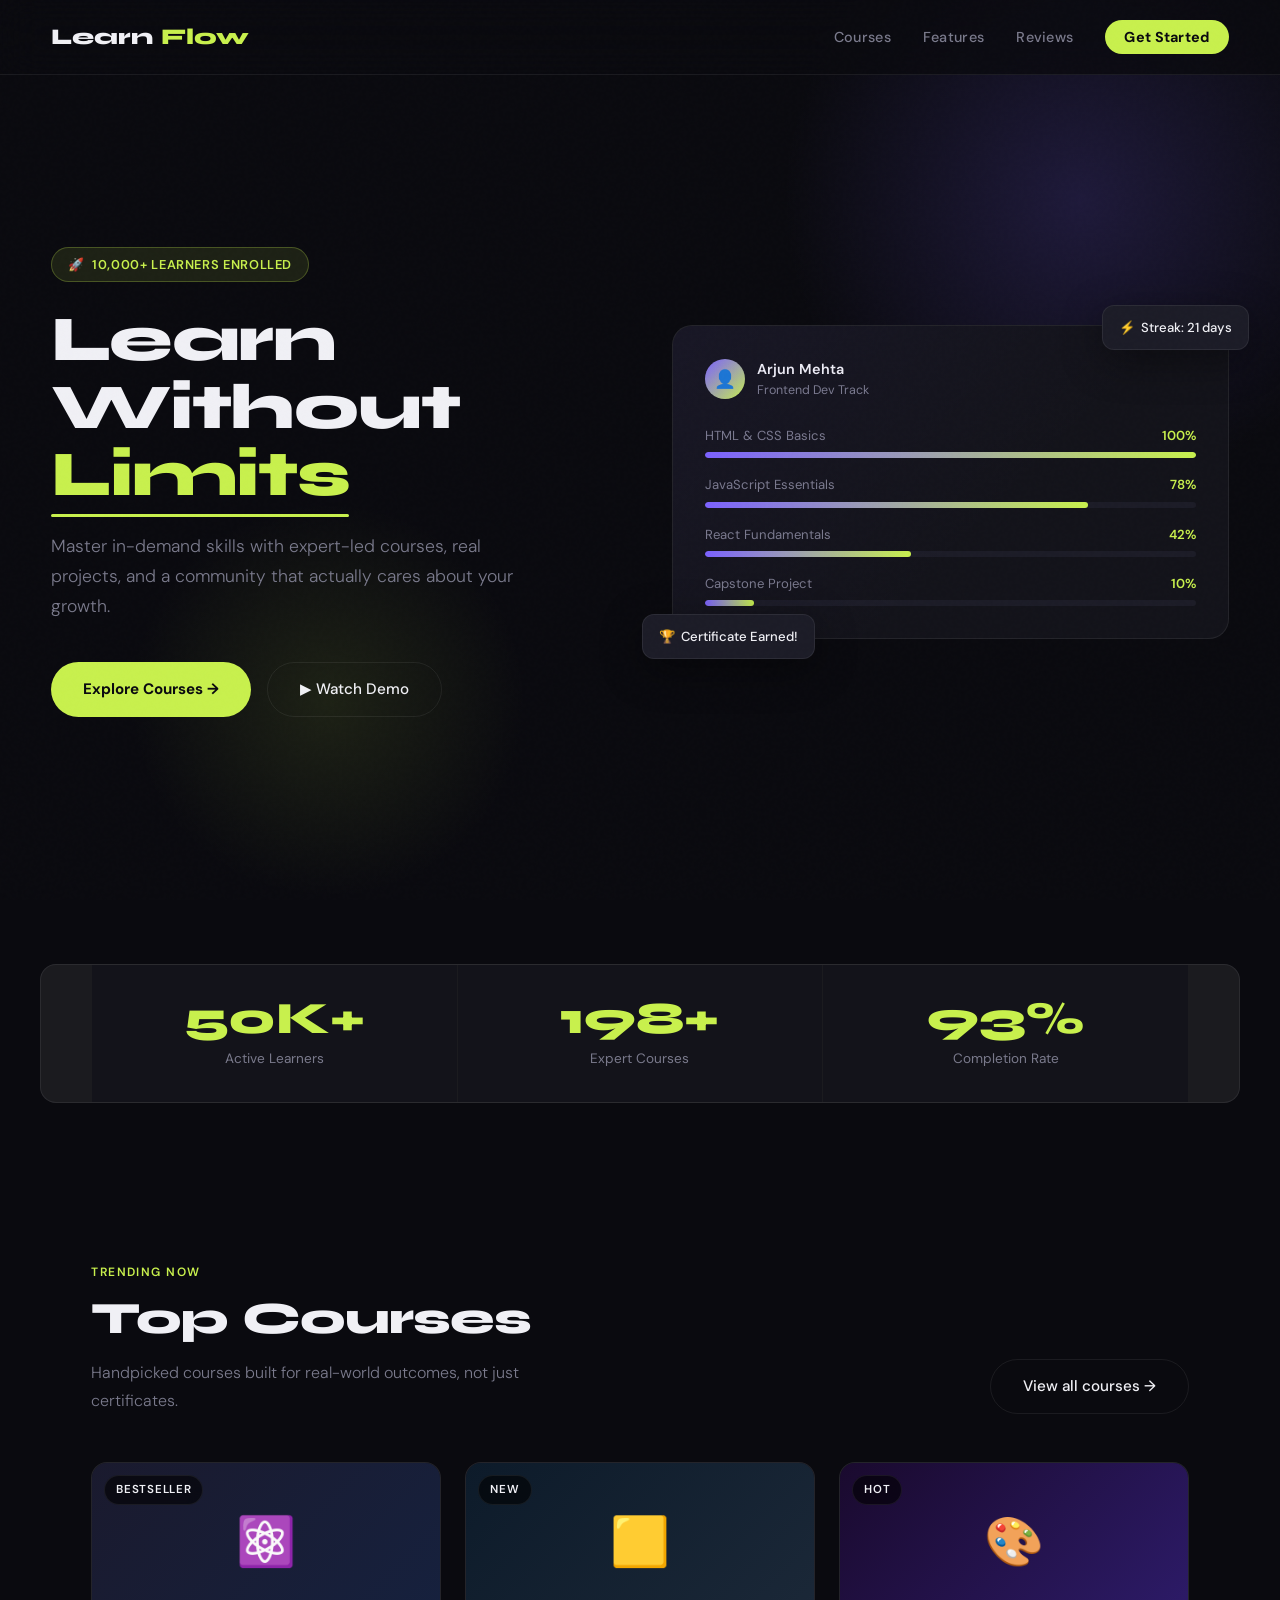
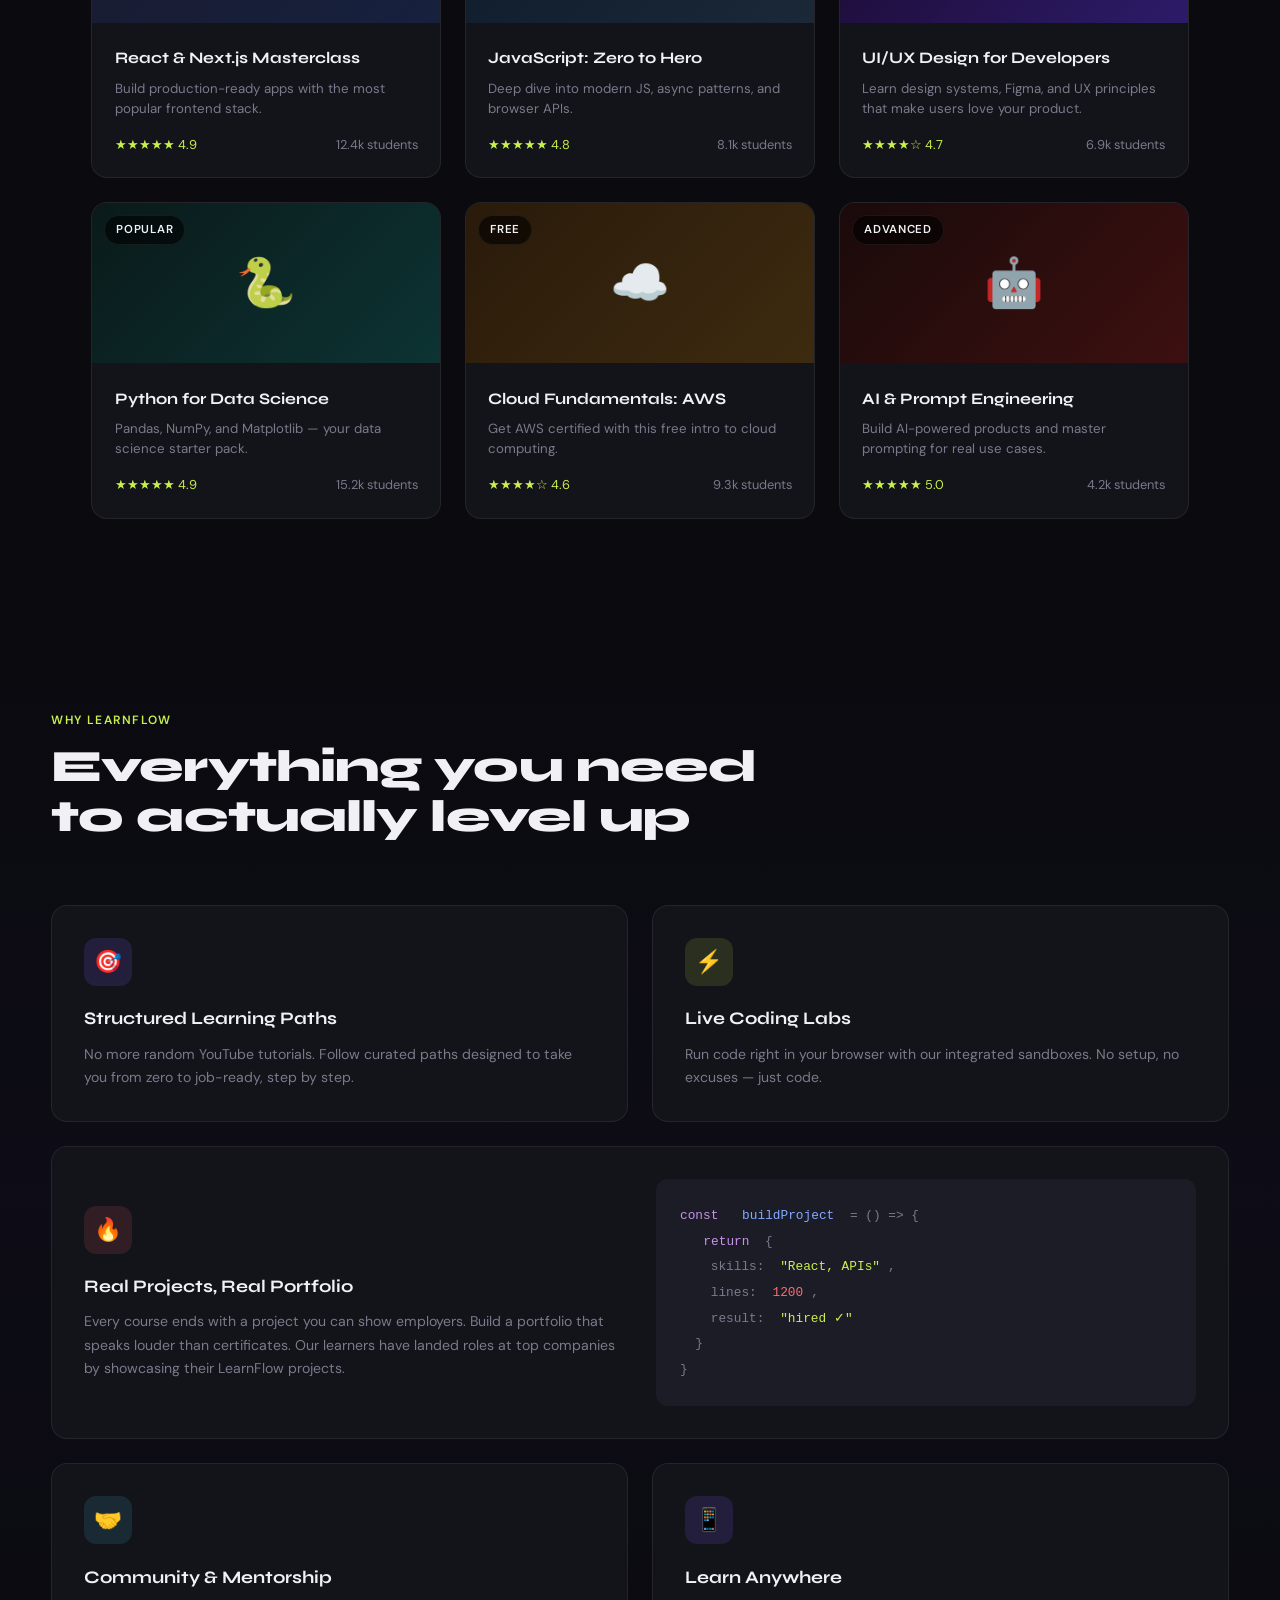
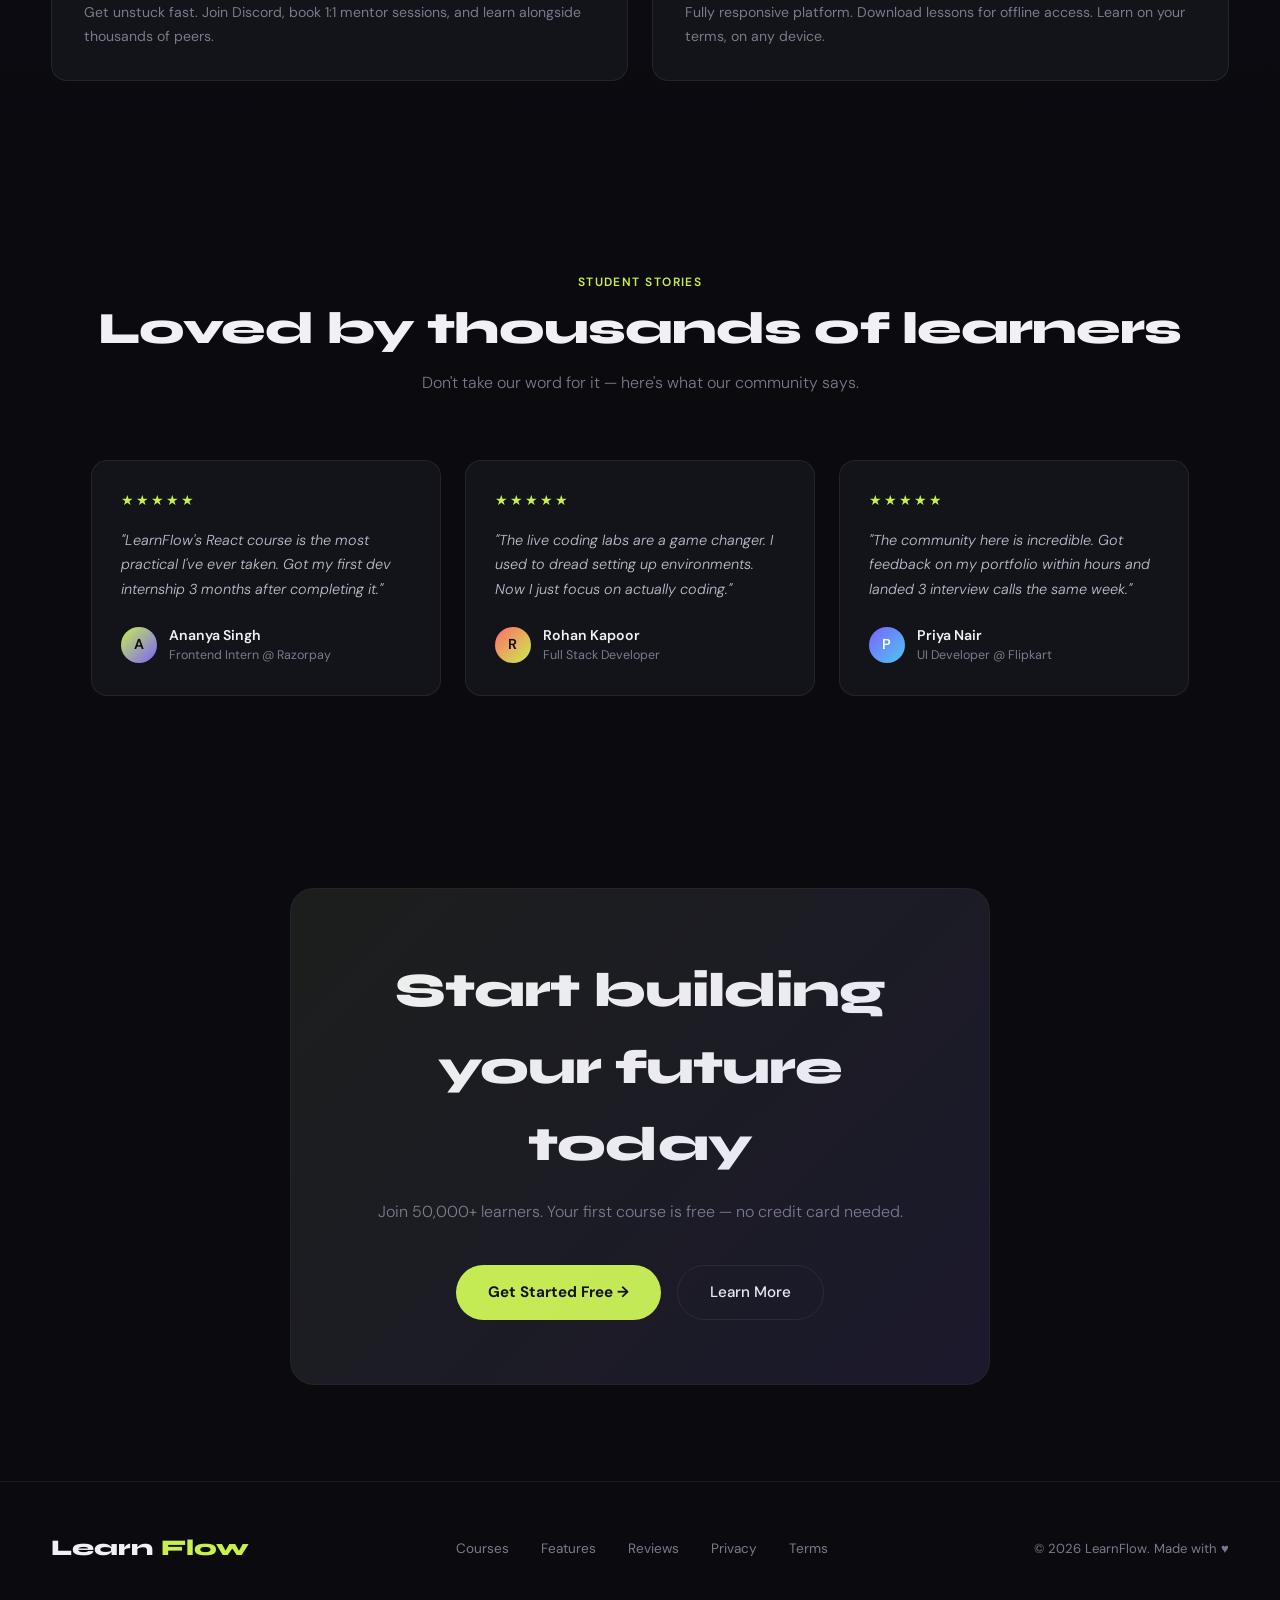
<file: index.html>
<!DOCTYPE html>
<html lang="en">
<head>
  <meta charset="UTF-8" />
  <meta name="viewport" content="width=device-width, initial-scale=1.0"/>
  <title>LearnFlow — Learn Without Limits</title>
  <link href="https://fonts.googleapis.com/css2?family=Syne:wght@400;600;700;800&family=DM+Sans:ital,wght@0,300;0,400;0,500;1,300&display=swap" rel="stylesheet"/>
  <link rel="stylesheet" href="style.css"/>
</head>
<body>

  <!-- NAV -->
  <nav>
    <a href="#hero" class="logo">Learn<span class="logo-dot">Flow</span></a>
    <ul class="nav-links" id="navLinks">
      <li><a href="courses.html">Courses</a></li>
      <li><a href="#features">Features</a></li>
      <li><a href="#testimonials">Reviews</a></li>
      <li><a href="signup.html" class="nav-cta">Get Started</a></li>
    </ul>
    <button class="hamburger" id="hamburger" aria-label="Toggle menu">
      <span></span><span></span><span></span>
    </button>
  </nav>

  <!-- HERO -->
  <section id="hero">
    <div class="hero-glow"></div>
    <div class="hero-glow2"></div>
    <div class="hero-inner">
      <div class="hero-content">
        <div class="hero-badge">🚀 &nbsp;10,000+ learners enrolled</div>
        <h1 class="hero-title">Learn Without<br /><em>Limits</em></h1>
        <p class="hero-sub">Master in-demand skills with expert-led courses, real projects, and a community that actually cares about your growth.</p>
        <div class="hero-actions">
          <a href="courses.html" class="btn-primary">Explore Courses →</a>
          <a href="demo.html" class="btn-ghost">▶ Watch Demo</a>
        </div>
      </div>
      <div class="hero-visual">
        <div class="hero-card">
          <div class="card-header">
            <div class="card-avatar">👤</div>
            <div>
              <div class="card-name">Arjun Mehta</div>
              <div class="card-role">Frontend Dev Track</div>
            </div>
          </div>
          <div class="progress-list">
            <div class="progress-item">
              <div class="progress-label"><span>HTML & CSS Basics</span><span>100%</span></div>
              <div class="progress-bar"><div class="progress-fill" style="width:100%"></div></div>
            </div>
            <div class="progress-item">
              <div class="progress-label"><span>JavaScript Essentials</span><span>78%</span></div>
              <div class="progress-bar"><div class="progress-fill" style="width:78%"></div></div>
            </div>
            <div class="progress-item">
              <div class="progress-label"><span>React Fundamentals</span><span>42%</span></div>
              <div class="progress-bar"><div class="progress-fill" style="width:42%"></div></div>
            </div>
            <div class="progress-item">
              <div class="progress-label"><span>Capstone Project</span><span>10%</span></div>
              <div class="progress-bar"><div class="progress-fill" style="width:10%"></div></div>
            </div>
          </div>
        </div>
        <div class="floating-badge fb1">🏆 &nbsp;Certificate Earned!</div>
        <div class="floating-badge fb2">⚡ &nbsp;Streak: 21 days</div>
      </div>
    </div>
  </section>

  <!-- STATS -->
  <div class="stats-row reveal">
    <div class="stat-item">
      <span class="stat-num">50K+</span>
      <div class="stat-label">Active Learners</div>
    </div>
    <div class="stat-item">
      <span class="stat-num">200+</span>
      <div class="stat-label">Expert Courses</div>
    </div>
    <div class="stat-item">
      <span class="stat-num">94%</span>
      <div class="stat-label">Completion Rate</div>
    </div>
  </div>

  <!-- COURSES -->
  <section id="courses">
    <div class="courses-header reveal">
      <div>
        <p class="section-label">Trending Now</p>
        <h2 class="section-title">Top Courses</h2>
        <p class="section-sub">Handpicked courses built for real-world outcomes, not just certificates.</p>
      </div>
      <a href="courses.html" class="btn-ghost" style="white-space:nowrap">View all courses →</a>
    </div>
    <div class="courses-grid">
      <a href="#" class="course-card reveal">
        <div class="course-thumb thumb-1"><div class="course-tag">Bestseller</div>⚛️</div>
        <div class="course-body">
          <div class="course-title">React & Next.js Masterclass</div>
          <div class="course-desc">Build production-ready apps with the most popular frontend stack.</div>
          <div class="course-meta"><span class="course-rating">★★★★★ 4.9</span><span class="course-students">12.4k students</span></div>
        </div>
      </a>
      <a href="#" class="course-card reveal">
        <div class="course-thumb thumb-2"><div class="course-tag">New</div>🟨</div>
        <div class="course-body">
          <div class="course-title">JavaScript: Zero to Hero</div>
          <div class="course-desc">Deep dive into modern JS, async patterns, and browser APIs.</div>
          <div class="course-meta"><span class="course-rating">★★★★★ 4.8</span><span class="course-students">8.1k students</span></div>
        </div>
      </a>
      <a href="#" class="course-card reveal">
        <div class="course-thumb thumb-3"><div class="course-tag">Hot</div>🎨</div>
        <div class="course-body">
          <div class="course-title">UI/UX Design for Developers</div>
          <div class="course-desc">Learn design systems, Figma, and UX principles that make users love your product.</div>
          <div class="course-meta"><span class="course-rating">★★★★☆ 4.7</span><span class="course-students">6.9k students</span></div>
        </div>
      </a>
      <a href="#" class="course-card reveal">
        <div class="course-thumb thumb-4"><div class="course-tag">Popular</div>🐍</div>
        <div class="course-body">
          <div class="course-title">Python for Data Science</div>
          <div class="course-desc">Pandas, NumPy, and Matplotlib — your data science starter pack.</div>
          <div class="course-meta"><span class="course-rating">★★★★★ 4.9</span><span class="course-students">15.2k students</span></div>
        </div>
      </a>
      <a href="#" class="course-card reveal">
        <div class="course-thumb thumb-5"><div class="course-tag">Free</div>☁️</div>
        <div class="course-body">
          <div class="course-title">Cloud Fundamentals: AWS</div>
          <div class="course-desc">Get AWS certified with this free intro to cloud computing.</div>
          <div class="course-meta"><span class="course-rating">★★★★☆ 4.6</span><span class="course-students">9.3k students</span></div>
        </div>
      </a>
      <a href="#" class="course-card reveal">
        <div class="course-thumb thumb-6"><div class="course-tag">Advanced</div>🤖</div>
        <div class="course-body">
          <div class="course-title">AI & Prompt Engineering</div>
          <div class="course-desc">Build AI-powered products and master prompting for real use cases.</div>
          <div class="course-meta"><span class="course-rating">★★★★★ 5.0</span><span class="course-students">4.2k students</span></div>
        </div>
      </a>
    </div>
  </section>

  <!-- FEATURES -->
  <section id="features">
    <div class="features-inner">
      <div class="features-header reveal">
        <p class="section-label">Why LearnFlow</p>
        <h2 class="section-title">Everything you need<br />to actually level up</h2>
      </div>
      <div class="features-grid">
        <div class="feature-card reveal">
          <div class="feature-icon icon-purple">🎯</div>
          <div class="feature-title">Structured Learning Paths</div>
          <div class="feature-desc">No more random YouTube tutorials. Follow curated paths designed to take you from zero to job-ready, step by step.</div>
        </div>
        <div class="feature-card reveal">
          <div class="feature-icon icon-green">⚡</div>
          <div class="feature-title">Live Coding Labs</div>
          <div class="feature-desc">Run code right in your browser with our integrated sandboxes. No setup, no excuses — just code.</div>
        </div>
        <div class="feature-card wide reveal">
          <div>
            <div class="feature-icon icon-red">🔥</div>
            <div class="feature-title">Real Projects, Real Portfolio</div>
            <div class="feature-desc">Every course ends with a project you can show employers. Build a portfolio that speaks louder than certificates. Our learners have landed roles at top companies by showcasing their LearnFlow projects.</div>
          </div>
          <div class="feature-visual">
            <div class="fv-line"><span class="fv-kw">const</span>&nbsp;<span class="fv-fn">buildProject</span>&nbsp;= () => {</div>
            <div class="fv-line">&nbsp;&nbsp;<span class="fv-kw">return</span>&nbsp;{</div>
            <div class="fv-line">&nbsp;&nbsp;&nbsp;&nbsp;skills:&nbsp;<span class="fv-str">"React, APIs"</span>,</div>
            <div class="fv-line">&nbsp;&nbsp;&nbsp;&nbsp;lines:&nbsp;<span class="fv-num">1200</span>,</div>
            <div class="fv-line">&nbsp;&nbsp;&nbsp;&nbsp;result:&nbsp;<span class="fv-str">"hired ✓"</span></div>
            <div class="fv-line">&nbsp;&nbsp;}</div>
            <div class="fv-line">}</div>
          </div>
        </div>
        <div class="feature-card reveal">
          <div class="feature-icon icon-blue">🤝</div>
          <div class="feature-title">Community & Mentorship</div>
          <div class="feature-desc">Get unstuck fast. Join Discord, book 1:1 mentor sessions, and learn alongside thousands of peers.</div>
        </div>
        <div class="feature-card reveal">
          <div class="feature-icon icon-purple">📱</div>
          <div class="feature-title">Learn Anywhere</div>
          <div class="feature-desc">Fully responsive platform. Download lessons for offline access. Learn on your terms, on any device.</div>
        </div>
      </div>
    </div>
  </section>

  <!-- TESTIMONIALS -->
  <section id="testimonials">
    <div class="testimonials-header reveal">
      <p class="section-label">Student Stories</p>
      <h2 class="section-title">Loved by thousands of learners</h2>
      <p class="section-sub">Don't take our word for it — here's what our community says.</p>
    </div>
    <div class="testimonials-grid">
      <div class="testi-card reveal">
        <div class="testi-stars">★★★★★</div>
        <p class="testi-text">"LearnFlow's React course is the most practical I've ever taken. Got my first dev internship 3 months after completing it."</p>
        <div class="testi-author">
          <div class="testi-avatar av1">A</div>
          <div><div class="testi-name">Ananya Singh</div><div class="testi-role">Frontend Intern @ Razorpay</div></div>
        </div>
      </div>
      <div class="testi-card reveal">
        <div class="testi-stars">★★★★★</div>
        <p class="testi-text">"The live coding labs are a game changer. I used to dread setting up environments. Now I just focus on actually coding."</p>
        <div class="testi-author">
          <div class="testi-avatar av2">R</div>
          <div><div class="testi-name">Rohan Kapoor</div><div class="testi-role">Full Stack Developer</div></div>
        </div>
      </div>
      <div class="testi-card reveal">
        <div class="testi-stars">★★★★★</div>
        <p class="testi-text">"The community here is incredible. Got feedback on my portfolio within hours and landed 3 interview calls the same week."</p>
        <div class="testi-author">
          <div class="testi-avatar av3">P</div>
          <div><div class="testi-name">Priya Nair</div><div class="testi-role">UI Developer @ Flipkart</div></div>
        </div>
      </div>
    </div>
  </section>

  <!-- CTA -->
  <section id="cta">
    <div class="cta-inner reveal">
      <h2 class="cta-title">Start building your future today</h2>
      <p class="cta-sub">Join 50,000+ learners. Your first course is free — no credit card needed.</p>
      <div class="cta-actions">
        <a href="signup.html" class="btn-primary">Get Started Free →</a>
        <a href="demo.html" class="btn-ghost">Learn More</a>
      </div>
    </div>
  </section>

  <!-- FOOTER -->
  <footer>
    <a href="#hero" class="logo">Learn<span class="logo-dot">Flow</span></a>
    <ul class="footer-links">
      <li><a href="#courses">Courses</a></li>
      <li><a href="#features">Features</a></li>
      <li><a href="#testimonials">Reviews</a></li>
      <li><a href="#">Privacy</a></li>
      <li><a href="#">Terms</a></li>
    </ul>
    <div class="footer-copy">© 2026 LearnFlow. Made with ♥</div>
  </footer>

  <script src="script.js"></script>
</body>
</html>
</file>
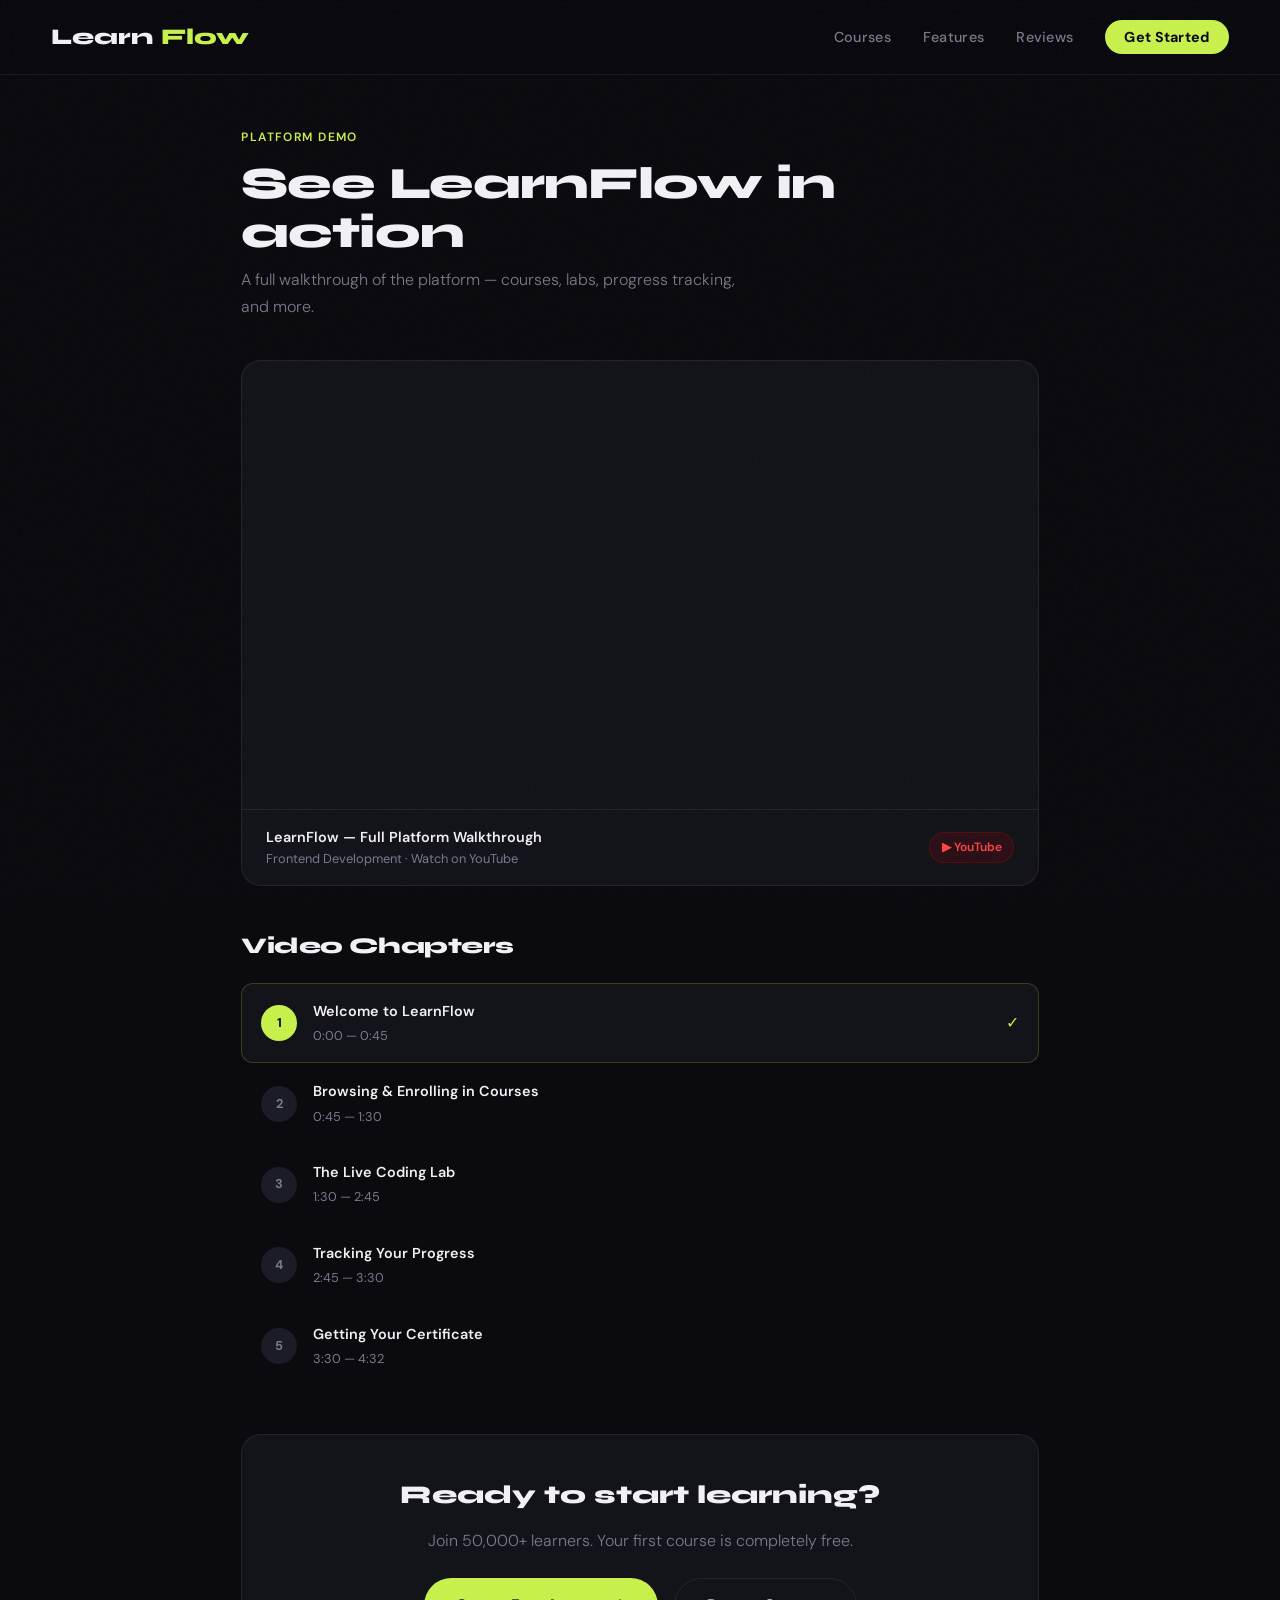
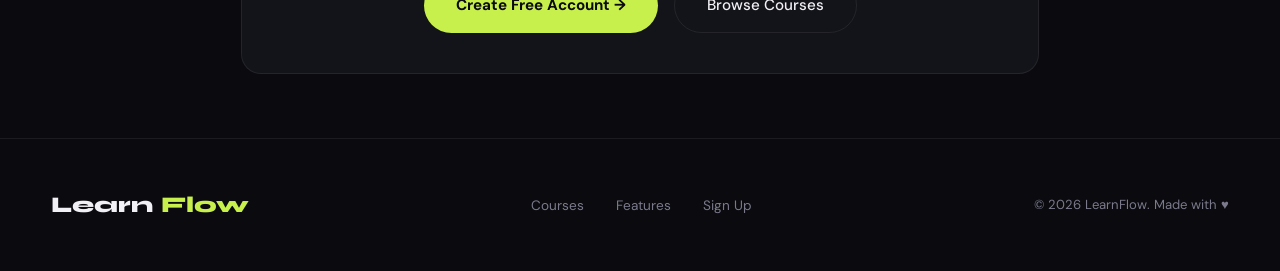
<file: demo.html>
<!DOCTYPE html>
<html lang="en">
<head>
  <meta charset="UTF-8"/>
  <meta name="viewport" content="width=device-width, initial-scale=1.0"/>
  <title>Watch Demo — LearnFlow</title>
  <link href="https://fonts.googleapis.com/css2?family=Syne:wght@400;600;700;800&family=DM+Sans:ital,wght@0,300;0,400;0,500;1,300&display=swap" rel="stylesheet"/>
  <link rel="stylesheet" href="style.css"/>
  <style>
    .demo-page {
      max-width: 900px;
      margin: 0 auto;
      padding: 8rem 4vw 4rem;
    }

    /* ── REAL VIDEO EMBED (16:9 responsive) ── */
    .video-player {
      background: var(--surface);
      border: 1px solid var(--border);
      border-radius: 20px;
      overflow: hidden;
      margin-bottom: 3rem;
    }
    .video-wrapper {
      position: relative;
      width: 100%;
      padding-bottom: 56.25%; /* 16:9 ratio — makes it responsive */
      height: 0;
    }
    .video-wrapper iframe {
      position: absolute;
      top: 0; left: 0;
      width: 100%; height: 100%;
      border: none;
    }
    .video-caption {
      padding: 1rem 1.5rem;
      display: flex;
      align-items: center;
      justify-content: space-between;
      border-top: 1px solid var(--border);
      flex-wrap: wrap;
      gap: 0.5rem;
    }
    .video-caption-title { font-weight: 600; font-size: 0.9rem; }
    .video-caption-sub   { color: var(--muted); font-size: 0.8rem; }
    .yt-badge {
      display: flex; align-items: center; gap: 0.4rem;
      background: rgba(255,0,0,0.1);
      border: 1px solid rgba(255,0,0,0.2);
      color: #ff4444;
      font-size: 0.75rem; font-weight: 600;
      padding: 0.3rem 0.7rem;
      border-radius: 100px;
    }

    /* ── CHAPTERS ── */
    .chapters { margin-bottom: 3rem; }
    .chapter-item {
      display: flex;
      align-items: center;
      gap: 1rem;
      padding: 1rem 1.2rem;
      border-radius: 12px;
      cursor: pointer;
      transition: background 0.2s;
      border: 1px solid transparent;
    }
    .chapter-item:hover  { background: var(--surface); border-color: var(--border); }
    .chapter-item.active { background: var(--surface); border-color: rgba(200,240,77,0.2); }
    .chapter-num {
      width: 36px; height: 36px;
      background: var(--surface2);
      border-radius: 50%;
      display: flex; align-items: center; justify-content: center;
      font-size: 0.8rem; font-weight: 700;
      color: var(--muted); flex-shrink: 0;
    }
    .chapter-item.active .chapter-num { background: var(--accent); color: #0a0a0f; }
    .chapter-title { font-weight: 600; font-size: 0.9rem; }
    .chapter-dur   { color: var(--muted); font-size: 0.8rem; margin-top: 0.2rem; }
    .chapter-check { margin-left: auto; color: var(--accent); font-size: 1rem; }

    /* ── CTA ── */
    .demo-cta {
      background: var(--surface);
      border: 1px solid var(--border);
      border-radius: 20px;
      padding: 2.5rem;
      text-align: center;
    }
    .demo-cta h3 {
      font-family: var(--font-display);
      font-size: 1.6rem; font-weight: 800;
      margin-bottom: 0.75rem;
    }
    .demo-cta p  { color: var(--muted); margin-bottom: 1.5rem; font-weight: 300; }
    .demo-cta-btns { display: flex; gap: 1rem; justify-content: center; flex-wrap: wrap; }
  </style>
</head>
<body>

  <nav>
    <a href="index.html" class="logo">Learn<span class="logo-dot">Flow</span></a>
    <ul class="nav-links" id="navLinks">
      <li><a href="courses.html">Courses</a></li>
      <li><a href="index.html#features">Features</a></li>
      <li><a href="index.html#testimonials">Reviews</a></li>
      <li><a href="signup.html" class="nav-cta">Get Started</a></li>
    </ul>
    <button class="hamburger" id="hamburger"><span></span><span></span><span></span></button>
  </nav>

  <div class="demo-page">
    <p class="section-label">Platform Demo</p>
    <h1 class="section-title" style="margin-bottom:0.5rem">See LearnFlow in action</h1>
    <p class="section-sub" style="margin-bottom:2.5rem">A full walkthrough of the platform — courses, labs, progress tracking, and more.</p>

    <div class="video-player reveal">
      <div class="video-wrapper">
          <iframe
          src="https://www.youtube.com/embed/ysEN5RaKOlA?rel=0&modestbranding=1"
          title="LearnFlow Platform Demo"
          allow="accelerometer; autoplay; clipboard-write; encrypted-media; gyroscope; picture-in-picture"
          allowfullscreen>
        </iframe>
      </div>
      <div class="video-caption">
        <div>
          <div class="video-caption-title">LearnFlow — Full Platform Walkthrough</div>
          <div class="video-caption-sub">Frontend Development · Watch on YouTube</div>
        </div>
        <div class="yt-badge">▶ YouTube</div>
      </div>
    </div>

    <div class="chapters reveal">
      <h2 class="section-title" style="font-size:1.4rem; margin-bottom:1.5rem">Video Chapters</h2>
      <div class="chapter-item active" onclick="setActive(this)">
        <div class="chapter-num">1</div>
        <div><div class="chapter-title">Welcome to LearnFlow</div><div class="chapter-dur">0:00 — 0:45</div></div>
        <span class="chapter-check">✓</span>
      </div>
      <div class="chapter-item" onclick="setActive(this)">
        <div class="chapter-num">2</div>
        <div><div class="chapter-title">Browsing & Enrolling in Courses</div><div class="chapter-dur">0:45 — 1:30</div></div>
      </div>
      <div class="chapter-item" onclick="setActive(this)">
        <div class="chapter-num">3</div>
        <div><div class="chapter-title">The Live Coding Lab</div><div class="chapter-dur">1:30 — 2:45</div></div>
      </div>
      <div class="chapter-item" onclick="setActive(this)">
        <div class="chapter-num">4</div>
        <div><div class="chapter-title">Tracking Your Progress</div><div class="chapter-dur">2:45 — 3:30</div></div>
      </div>
      <div class="chapter-item" onclick="setActive(this)">
        <div class="chapter-num">5</div>
        <div><div class="chapter-title">Getting Your Certificate</div><div class="chapter-dur">3:30 — 4:32</div></div>
      </div>
    </div>

    <div class="demo-cta reveal">
      <h3>Ready to start learning?</h3>
      <p>Join 50,000+ learners. Your first course is completely free.</p>
      <div class="demo-cta-btns">
        <a href="signup.html" class="btn-primary">Create Free Account →</a>
        <a href="courses.html" class="btn-ghost">Browse Courses</a>
      </div>
    </div>
  </div>

  <footer>
    <a href="index.html" class="logo">Learn<span class="logo-dot">Flow</span></a>
    <ul class="footer-links">
      <li><a href="courses.html">Courses</a></li>
      <li><a href="index.html#features">Features</a></li>
      <li><a href="signup.html">Sign Up</a></li>
    </ul>
    <div class="footer-copy">© 2026 LearnFlow. Made with ♥</div>
  </footer>

  <script>
    const hamburger = document.getElementById('hamburger');
    const navLinks  = document.getElementById('navLinks');
    hamburger.addEventListener('click', () => {
      navLinks.classList.toggle('open');
      const spans = hamburger.querySelectorAll('span');
      if (navLinks.classList.contains('open')) {
        spans[0].style.transform = 'rotate(45deg) translate(5px,5px)';
        spans[1].style.opacity = '0';
        spans[2].style.transform = 'rotate(-45deg) translate(5px,-5px)';
      } else {
        spans[0].style.transform = spans[2].style.transform = '';
        spans[1].style.opacity = '';
      }
    });

    const reveals = document.querySelectorAll('.reveal');
    const obs = new IntersectionObserver(entries => {
      entries.forEach((e, i) => {
        if (e.isIntersecting) {
          setTimeout(() => e.target.classList.add('visible'), i * 80);
          obs.unobserve(e.target);
        }
      });
    }, { threshold: 0.1 });
    reveals.forEach(el => obs.observe(el));

    function setActive(el) {
      document.querySelectorAll('.chapter-item').forEach(c => c.classList.remove('active'));
      el.classList.add('active');
    }
  </script>
</body>
</html>
</file>
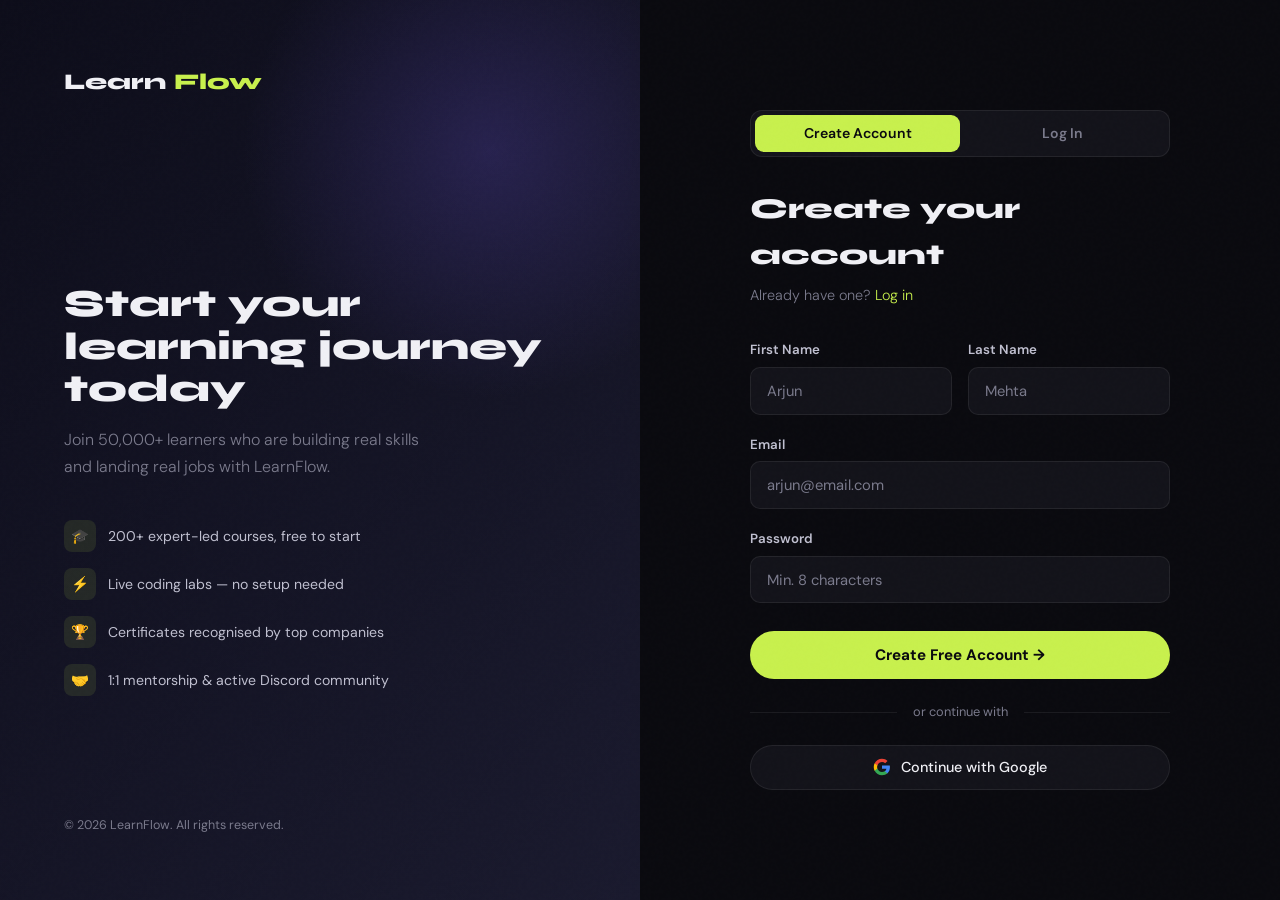
<file: signup.html>
<!DOCTYPE html>
<html lang="en">
<head>
  <meta charset="UTF-8"/>
  <meta name="viewport" content="width=device-width, initial-scale=1.0"/>
  <title>Sign Up — LearnFlow</title>
  <link href="https://fonts.googleapis.com/css2?family=Syne:wght@400;600;700;800&family=DM+Sans:ital,wght@0,300;0,400;0,500;1,300&display=swap" rel="stylesheet"/>
  <link rel="stylesheet" href="style.css"/>
  <style>
    .auth-page {
      min-height: 100vh;
      display: grid;
      grid-template-columns: 1fr 1fr;
    }

    /* LEFT PANEL */
    .auth-left {
      background: linear-gradient(135deg, #0d0d1a, #1a1a2e);
      padding: 4rem;
      display: flex;
      flex-direction: column;
      justify-content: space-between;
      position: relative;
      overflow: hidden;
    }
    .auth-left::before {
      content: '';
      position: absolute;
      width: 500px; height: 500px;
      background: radial-gradient(circle, rgba(123,97,255,0.2) 0%, transparent 70%);
      top: -100px; right: -100px;
      pointer-events: none;
    }
    .auth-left-content { position: relative; z-index: 1; margin-top: 4rem; }
    .auth-left h2 {
      font-family: var(--font-display);
      font-size: clamp(2rem, 3vw, 2.8rem);
      font-weight: 800;
      line-height: 1.1;
      margin-bottom: 1rem;
    }
    .auth-left p { color: var(--muted); line-height: 1.7; font-weight: 300; max-width: 380px; }

    .auth-perks { margin-top: 2.5rem; display: flex; flex-direction: column; gap: 1rem; }
    .perk-item { display: flex; align-items: center; gap: 0.75rem; }
    .perk-icon {
      width: 32px; height: 32px;
      background: rgba(200,240,77,0.1);
      border-radius: 8px;
      display: flex; align-items: center; justify-content: center;
      font-size: 0.9rem; flex-shrink: 0;
    }
    .perk-text { font-size: 0.88rem; color: #c0c0d0; }

    /* RIGHT PANEL */
    .auth-right {
      background: var(--bg);
      padding: 4rem;
      display: flex;
      align-items: center;
      justify-content: center;
    }
    .auth-form-box {
      width: 100%;
      max-width: 420px;
    }
    .auth-form-box h3 {
      font-family: var(--font-display);
      font-size: 1.8rem;
      font-weight: 800;
      margin-bottom: 0.4rem;
    }
    .auth-form-box .sub { color: var(--muted); font-size: 0.9rem; margin-bottom: 2rem; font-weight: 300; }
    .auth-form-box .sub a { color: var(--accent); text-decoration: none; }

    /* TABS */
    .auth-tabs {
      display: flex;
      background: var(--surface);
      border-radius: 12px;
      padding: 4px;
      margin-bottom: 1.8rem;
      border: 1px solid var(--border);
    }
    .auth-tab {
      flex: 1; padding: 0.6rem;
      text-align: center;
      border-radius: 9px;
      cursor: pointer;
      font-size: 0.88rem;
      font-weight: 600;
      color: var(--muted);
      transition: all 0.2s;
      border: none;
      background: none;
      font-family: var(--font-body);
    }
    .auth-tab.active { background: var(--accent); color: #0a0a0f; }

    /* FORM FIELDS */
    .field { margin-bottom: 1.2rem; }
    .field label {
      display: block;
      font-size: 0.83rem;
      font-weight: 600;
      margin-bottom: 0.4rem;
      color: #c0c0d0;
    }
    .field input {
      width: 100%;
      background: var(--surface);
      border: 1px solid var(--border);
      border-radius: 10px;
      padding: 0.8rem 1rem;
      color: var(--text);
      font-family: var(--font-body);
      font-size: 0.92rem;
      transition: border-color 0.2s, box-shadow 0.2s;
      outline: none;
    }
    .field input:focus {
      border-color: rgba(200,240,77,0.5);
      box-shadow: 0 0 0 3px rgba(200,240,77,0.08);
    }
    .field input::placeholder { color: var(--muted); }

    .field-row { display: grid; grid-template-columns: 1fr 1fr; gap: 1rem; }

    .form-submit {
      width: 100%;
      background: var(--accent);
      color: #0a0a0f;
      border: none;
      border-radius: 100px;
      padding: 0.9rem;
      font-weight: 700;
      font-size: 0.95rem;
      font-family: var(--font-body);
      cursor: pointer;
      transition: transform 0.2s, box-shadow 0.2s;
      margin-top: 0.5rem;
    }
    .form-submit:hover { transform: translateY(-2px); box-shadow: 0 8px 30px rgba(200,240,77,0.35); }

    .divider {
      display: flex; align-items: center; gap: 1rem;
      margin: 1.4rem 0;
      color: var(--muted); font-size: 0.8rem;
    }
    .divider::before, .divider::after {
      content: ''; flex: 1;
      height: 1px; background: var(--border);
    }

    .social-btn {
      width: 100%;
      background: var(--surface);
      border: 1px solid var(--border);
      border-radius: 100px;
      padding: 0.8rem;
      color: var(--text);
      font-family: var(--font-body);
      font-size: 0.9rem;
      font-weight: 500;
      cursor: pointer;
      transition: background 0.2s, border-color 0.2s;
      display: flex; align-items: center; justify-content: center; gap: 0.6rem;
    }
    .social-btn:hover { background: var(--surface2); border-color: rgba(255,255,255,0.15); }

    .error-msg {
      background: rgba(255,107,107,0.1);
      border: 1px solid rgba(255,107,107,0.3);
      color: #ff8a8a;
      padding: 0.7rem 1rem;
      border-radius: 8px;
      font-size: 0.83rem;
      margin-bottom: 1rem;
      display: none;
    }
    .success-screen {
      text-align: center;
      display: none;
      animation: fadeUp 0.5s ease both;
    }
    .success-icon { font-size: 3.5rem; margin-bottom: 1rem; }
    .success-screen h3 { font-family:var(--font-display); font-size:1.6rem; margin-bottom:0.5rem; }
    .success-screen p { color:var(--muted); margin-bottom:1.5rem; font-weight:300; }

    @keyframes fadeUp { from{opacity:0;transform:translateY(20px)} to{opacity:1;transform:translateY(0)} }

    @media (max-width: 768px) {
      .auth-page   { grid-template-columns: 1fr; }
      .auth-left   { display: none; }
      .auth-right  { padding: 6rem 1.5rem 2rem; align-items: flex-start; }
      .field-row   { grid-template-columns: 1fr; }
    }
  </style>
</head>
<body>

  <div class="auth-page">

    <!-- LEFT -->
    <div class="auth-left">
      <a href="index.html" class="logo">Learn<span class="logo-dot">Flow</span></a>
      <div class="auth-left-content">
        <h2>Start your learning journey today</h2>
        <p>Join 50,000+ learners who are building real skills and landing real jobs with LearnFlow.</p>
        <div class="auth-perks">
          <div class="perk-item"><div class="perk-icon">🎓</div><div class="perk-text">200+ expert-led courses, free to start</div></div>
          <div class="perk-item"><div class="perk-icon">⚡</div><div class="perk-text">Live coding labs — no setup needed</div></div>
          <div class="perk-item"><div class="perk-icon">🏆</div><div class="perk-text">Certificates recognised by top companies</div></div>
          <div class="perk-item"><div class="perk-icon">🤝</div><div class="perk-text">1:1 mentorship & active Discord community</div></div>
        </div>
      </div>
      <div style="color:var(--muted); font-size:0.78rem">© 2026 LearnFlow. All rights reserved.</div>
    </div>

    <!-- RIGHT -->
    <div class="auth-right">
      <div class="auth-form-box">

        <!-- TABS -->
        <div class="auth-tabs">
          <button class="auth-tab active" id="signupTab" onclick="switchTab('signup')">Create Account</button>
          <button class="auth-tab" id="loginTab" onclick="switchTab('login')">Log In</button>
        </div>

        <!-- ERROR -->
        <div class="error-msg" id="errorMsg"></div>

        <!-- SIGNUP FORM -->
        <div id="signupForm">
          <h3>Create your account</h3>
          <p class="sub">Already have one? <a href="#" onclick="switchTab('login')">Log in</a></p>

          <div class="field-row">
            <div class="field">
              <label>First Name</label>
              <input type="text" id="firstName" placeholder="Arjun"/>
            </div>
            <div class="field">
              <label>Last Name</label>
              <input type="text" id="lastName" placeholder="Mehta"/>
            </div>
          </div>
          <div class="field">
            <label>Email</label>
            <input type="email" id="signupEmail" placeholder="arjun@email.com"/>
          </div>
          <div class="field">
            <label>Password</label>
            <input type="password" id="signupPassword" placeholder="Min. 8 characters"/>
          </div>

          <button class="form-submit" onclick="handleSignup()">Create Free Account →</button>

          <div class="divider">or continue with</div>
          <button class="social-btn">
            <svg width="18" height="18" viewBox="0 0 24 24"><path fill="#4285F4" d="M22.56 12.25c0-.78-.07-1.53-.2-2.25H12v4.26h5.92c-.26 1.37-1.04 2.53-2.21 3.31v2.77h3.57c2.08-1.92 3.28-4.74 3.28-8.09z"/><path fill="#34A853" d="M12 23c2.97 0 5.46-.98 7.28-2.66l-3.57-2.77c-.98.66-2.23 1.06-3.71 1.06-2.86 0-5.29-1.93-6.16-4.53H2.18v2.84C3.99 20.53 7.7 23 12 23z"/><path fill="#FBBC05" d="M5.84 14.09c-.22-.66-.35-1.36-.35-2.09s.13-1.43.35-2.09V7.07H2.18C1.43 8.55 1 10.22 1 12s.43 3.45 1.18 4.93l3.66-2.84z"/><path fill="#EA4335" d="M12 5.38c1.62 0 3.06.56 4.21 1.64l3.15-3.15C17.45 2.09 14.97 1 12 1 7.7 1 3.99 3.47 2.18 7.07l3.66 2.84c.87-2.6 3.3-4.53 6.16-4.53z"/></svg>
            Continue with Google
          </button>
        </div>

        <!-- LOGIN FORM -->
        <div id="loginForm" style="display:none">
          <h3>Welcome back</h3>
          <p class="sub">No account? <a href="#" onclick="switchTab('signup')">Sign up free</a></p>
          <div class="field">
            <label>Email</label>
            <input type="email" id="loginEmail" placeholder="arjun@email.com"/>
          </div>
          <div class="field">
            <label>Password</label>
            <input type="password" id="loginPassword" placeholder="Your password"/>
          </div>
          <button class="form-submit" onclick="handleLogin()">Log In →</button>
          <div class="divider">or continue with</div>
          <button class="social-btn">
            <svg width="18" height="18" viewBox="0 0 24 24"><path fill="#4285F4" d="M22.56 12.25c0-.78-.07-1.53-.2-2.25H12v4.26h5.92c-.26 1.37-1.04 2.53-2.21 3.31v2.77h3.57c2.08-1.92 3.28-4.74 3.28-8.09z"/><path fill="#34A853" d="M12 23c2.97 0 5.46-.98 7.28-2.66l-3.57-2.77c-.98.66-2.23 1.06-3.71 1.06-2.86 0-5.29-1.93-6.16-4.53H2.18v2.84C3.99 20.53 7.7 23 12 23z"/><path fill="#FBBC05" d="M5.84 14.09c-.22-.66-.35-1.36-.35-2.09s.13-1.43.35-2.09V7.07H2.18C1.43 8.55 1 10.22 1 12s.43 3.45 1.18 4.93l3.66-2.84z"/><path fill="#EA4335" d="M12 5.38c1.62 0 3.06.56 4.21 1.64l3.15-3.15C17.45 2.09 14.97 1 12 1 7.7 1 3.99 3.47 2.18 7.07l3.66 2.84c.87-2.6 3.3-4.53 6.16-4.53z"/></svg>
            Continue with Google
          </button>
        </div>

        <!-- SUCCESS SCREEN -->
        <div class="success-screen" id="successScreen">
          <div class="success-icon">🎉</div>
          <h3>You're in!</h3>
          <p>Your account is ready. Start exploring 200+ courses right now.</p>
          <a href="courses.html" class="btn-primary" style="display:inline-block">Browse Courses →</a>
        </div>

      </div>
    </div>
  </div>

  <script>
    function switchTab(tab) {
      document.getElementById('signupTab').classList.toggle('active', tab === 'signup');
      document.getElementById('loginTab').classList.toggle('active',  tab === 'login');
      document.getElementById('signupForm').style.display = tab === 'signup' ? 'block' : 'none';
      document.getElementById('loginForm').style.display  = tab === 'login'  ? 'block' : 'none';
      document.getElementById('errorMsg').style.display   = 'none';
    }

    function showError(msg) {
      const el = document.getElementById('errorMsg');
      el.textContent = msg;
      el.style.display = 'block';
    }

    function handleSignup() {
      const first    = document.getElementById('firstName').value.trim();
      const last     = document.getElementById('lastName').value.trim();
      const email    = document.getElementById('signupEmail').value.trim();
      const password = document.getElementById('signupPassword').value;

      if (!first || !last)            return showError('Please enter your first and last name.');
      if (!email.includes('@'))       return showError('Please enter a valid email address.');
      if (password.length < 8)        return showError('Password must be at least 8 characters.');

      // Hide form, show success
      document.getElementById('signupForm').style.display   = 'none';
      document.getElementById('successScreen').style.display = 'block';
    }

    function handleLogin() {
      const email    = document.getElementById('loginEmail').value.trim();
      const password = document.getElementById('loginPassword').value;

      if (!email.includes('@')) return showError('Please enter a valid email address.');
      if (!password)            return showError('Please enter your password.');

      document.getElementById('loginForm').style.display    = 'none';
      document.getElementById('successScreen').style.display = 'block';
    }
  </script>
</body>
</html>
</file>
<file: style.css>
/* ── RESET & ROOT ── */
*, *::before, *::after { box-sizing: border-box; margin: 0; padding: 0; }

:root {
  --bg: #0a0a0f;
  --surface: #13131a;
  --surface2: #1c1c27;
  --accent: #c8f04d;
  --accent2: #7b61ff;
  --accent3: #ff6b6b;
  --text: #f0f0f5;
  --muted: #7a7a8c;
  --border: rgba(255,255,255,0.07);
  --font-display: 'Syne', sans-serif;
  --font-body: 'DM Sans', sans-serif;
}

html { scroll-behavior: smooth; }

body {
  background: var(--bg);
  color: var(--text);
  font-family: var(--font-body);
  font-size: 16px;
  line-height: 1.6;
  overflow-x: hidden;
}

/* ── NOISE OVERLAY ── */
body::before {
  content: '';
  position: fixed;
  inset: 0;
  background-image: url("data:image/svg+xml,%3Csvg viewBox='0 0 256 256' xmlns='http://www.w3.org/2000/svg'%3E%3Cfilter id='n'%3E%3CfeTurbulence type='fractalNoise' baseFrequency='0.9' numOctaves='4' stitchTiles='stitch'/%3E%3C/filter%3E%3Crect width='100%25' height='100%25' filter='url(%23n)' opacity='0.03'/%3E%3C/svg%3E");
  pointer-events: none;
  z-index: 9999;
  opacity: 0.4;
}

/* ── NAV ── */
nav {
  position: fixed;
  top: 0; left: 0; right: 0;
  z-index: 100;
  display: flex;
  align-items: center;
  justify-content: space-between;
  padding: 1.2rem 4vw;
  background: rgba(10,10,15,0.8);
  backdrop-filter: blur(20px);
  border-bottom: 1px solid var(--border);
  transition: all 0.3s;
}

.logo {
  font-family: var(--font-display);
  font-size: 1.4rem;
  font-weight: 800;
  color: var(--text);
  text-decoration: none;
  display: flex;
  align-items: center;
  gap: 0.5rem;
}
.logo-dot { color: var(--accent); }

.nav-links {
  display: flex;
  gap: 2rem;
  list-style: none;
}
.nav-links a {
  color: var(--muted);
  text-decoration: none;
  font-size: 0.9rem;
  font-weight: 500;
  transition: color 0.2s;
  letter-spacing: 0.02em;
}
.nav-links a:hover { color: var(--text); }

.nav-cta {
  background: var(--accent);
  color: #0a0a0f !important;
  padding: 0.5rem 1.2rem;
  border-radius: 100px;
  font-weight: 700 !important;
  transition: transform 0.2s, box-shadow 0.2s !important;
}
.nav-cta:hover {
  transform: scale(1.04);
  box-shadow: 0 0 20px rgba(200,240,77,0.3) !important;
  color: #0a0a0f !important;
}

.hamburger {
  display: none;
  flex-direction: column;
  gap: 5px;
  cursor: pointer;
  background: none;
  border: none;
  padding: 4px;
}
.hamburger span {
  width: 24px; height: 2px;
  background: var(--text);
  border-radius: 2px;
  transition: all 0.3s;
  display: block;
}

/* ── HERO ── */
#hero {
  min-height: 100vh;
  display: flex;
  align-items: center;
  padding: 8rem 4vw 4rem;
  position: relative;
  overflow: hidden;
}

.hero-glow {
  position: absolute;
  width: 600px; height: 600px;
  background: radial-gradient(circle, rgba(123,97,255,0.18) 0%, transparent 70%);
  top: -100px; right: -100px;
  pointer-events: none;
  animation: pulse 6s ease-in-out infinite;
}
.hero-glow2 {
  position: absolute;
  width: 400px; height: 400px;
  background: radial-gradient(circle, rgba(200,240,77,0.1) 0%, transparent 70%);
  bottom: 0; left: 10%;
  pointer-events: none;
  animation: pulse 8s ease-in-out infinite reverse;
}

@keyframes pulse {
  0%, 100% { transform: scale(1) translate(0,0); }
  50% { transform: scale(1.1) translate(20px, -20px); }
}

.hero-inner {
  max-width: 1200px;
  margin: 0 auto;
  width: 100%;
  display: grid;
  grid-template-columns: 1fr 1fr;
  gap: 4rem;
  align-items: center;
}

.hero-badge {
  display: inline-flex;
  align-items: center;
  gap: 0.5rem;
  background: rgba(200,240,77,0.1);
  border: 1px solid rgba(200,240,77,0.25);
  color: var(--accent);
  font-size: 0.8rem;
  font-weight: 600;
  padding: 0.4rem 1rem;
  border-radius: 100px;
  margin-bottom: 1.5rem;
  letter-spacing: 0.05em;
  text-transform: uppercase;
  animation: fadeUp 0.6s ease both;
}

.hero-title {
  font-family: var(--font-display);
  font-size: clamp(2.8rem, 5vw, 5rem);
  font-weight: 800;
  line-height: 1.05;
  letter-spacing: -0.02em;
  margin-bottom: 1.5rem;
  animation: fadeUp 0.6s 0.1s ease both;
}

.hero-title em {
  font-style: normal;
  position: relative;
  color: var(--accent);
}
.hero-title em::after {
  content: '';
  position: absolute;
  left: 0; bottom: -4px; right: 0;
  height: 3px;
  background: var(--accent);
  border-radius: 2px;
  transform: scaleX(0);
  animation: underlineIn 0.5s 0.8s forwards;
}
@keyframes underlineIn { to { transform: scaleX(1); } }

.hero-sub {
  color: var(--muted);
  font-size: 1.1rem;
  line-height: 1.7;
  margin-bottom: 2.5rem;
  max-width: 480px;
  animation: fadeUp 0.6s 0.2s ease both;
  font-weight: 300;
}

.hero-actions {
  display: flex;
  gap: 1rem;
  flex-wrap: wrap;
  animation: fadeUp 0.6s 0.3s ease both;
}

/* ── BUTTONS ── */
.btn-primary {
  background: var(--accent);
  color: #0a0a0f;
  padding: 0.9rem 2rem;
  border-radius: 100px;
  font-weight: 700;
  font-size: 0.95rem;
  text-decoration: none;
  display: inline-flex;
  align-items: center;
  gap: 0.5rem;
  transition: transform 0.2s, box-shadow 0.2s;
  border: none;
  cursor: pointer;
  font-family: var(--font-body);
}
.btn-primary:hover {
  transform: translateY(-2px);
  box-shadow: 0 8px 30px rgba(200,240,77,0.35);
}

.btn-ghost {
  background: transparent;
  color: var(--text);
  padding: 0.9rem 2rem;
  border-radius: 100px;
  font-weight: 500;
  font-size: 0.95rem;
  text-decoration: none;
  display: inline-flex;
  align-items: center;
  gap: 0.5rem;
  border: 1px solid var(--border);
  transition: border-color 0.2s, background 0.2s;
  cursor: pointer;
  font-family: var(--font-body);
}
.btn-ghost:hover {
  border-color: var(--muted);
  background: rgba(255,255,255,0.04);
}

/* ── HERO CARD ── */
.hero-visual {
  position: relative;
  animation: fadeUp 0.6s 0.4s ease both;
}

.hero-card {
  background: var(--surface);
  border: 1px solid var(--border);
  border-radius: 20px;
  padding: 2rem;
  position: relative;
  overflow: hidden;
}
.hero-card::before {
  content: '';
  position: absolute;
  inset: 0;
  background: linear-gradient(135deg, rgba(123,97,255,0.05), transparent 60%);
  pointer-events: none;
}

.card-header {
  display: flex;
  align-items: center;
  gap: 0.75rem;
  margin-bottom: 1.5rem;
}
.card-avatar {
  width: 40px; height: 40px;
  background: linear-gradient(135deg, var(--accent2), var(--accent));
  border-radius: 50%;
  display: flex; align-items: center; justify-content: center;
  font-size: 1.1rem;
}
.card-name { font-weight: 600; font-size: 0.9rem; }
.card-role { color: var(--muted); font-size: 0.78rem; }

.progress-list { display: flex; flex-direction: column; gap: 1rem; }

.progress-label {
  display: flex; justify-content: space-between;
  font-size: 0.82rem; margin-bottom: 0.4rem;
  color: var(--muted);
}
.progress-label span:last-child { color: var(--accent); font-weight: 600; }

.progress-bar {
  height: 6px;
  background: var(--surface2);
  border-radius: 3px;
  overflow: hidden;
}
.progress-fill {
  height: 100%;
  border-radius: 3px;
  background: linear-gradient(90deg, var(--accent2), var(--accent));
  animation: fillBar 1.2s 0.8s ease both;
  transform-origin: left;
}
@keyframes fillBar { from { transform: scaleX(0); } to { transform: scaleX(1); } }

.floating-badge {
  position: absolute;
  background: var(--surface2);
  border: 1px solid var(--border);
  border-radius: 12px;
  padding: 0.7rem 1rem;
  font-size: 0.82rem;
  display: flex;
  align-items: center;
  gap: 0.5rem;
  font-weight: 500;
  box-shadow: 0 10px 40px rgba(0,0,0,0.4);
}
.fb1 { bottom: -20px; left: -30px; animation: float1 4s ease-in-out infinite; }
.fb2 { top: -20px; right: -20px; animation: float2 5s ease-in-out infinite; }

@keyframes float1 { 0%,100%{transform:translateY(0)} 50%{transform:translateY(-8px)} }
@keyframes float2 { 0%,100%{transform:translateY(0)} 50%{transform:translateY(8px)} }

/* ── STATS ── */
.stats-row {
  display: grid;
  grid-template-columns: repeat(3, 1fr);
  gap: 1px;
  background: var(--border);
  border: 1px solid var(--border);
  border-radius: 16px;
  overflow: hidden;
  margin: 4rem auto;
  max-width: 1200px;
  padding: 0 4vw;
}
.stat-item {
  background: var(--surface);
  padding: 2rem;
  text-align: center;
  transition: background 0.2s;
}
.stat-item:hover { background: var(--surface2); }
.stat-num {
  font-family: var(--font-display);
  font-size: 2.8rem;
  font-weight: 800;
  color: var(--accent);
  line-height: 1;
  display: block;
}
.stat-label { color: var(--muted); font-size: 0.85rem; margin-top: 0.4rem; }

/* ── SECTION COMMON ── */
.section-label {
  font-size: 0.75rem;
  font-weight: 600;
  text-transform: uppercase;
  letter-spacing: 0.12em;
  color: var(--accent);
  margin-bottom: 0.75rem;
}
.section-title {
  font-family: var(--font-display);
  font-size: clamp(2rem, 3.5vw, 3rem);
  font-weight: 800;
  line-height: 1.1;
  letter-spacing: -0.02em;
  margin-bottom: 1rem;
}
.section-sub {
  color: var(--muted);
  font-size: 1rem;
  max-width: 500px;
  line-height: 1.7;
  font-weight: 300;
}

/* ── COURSES ── */
#courses {
  padding: 6rem 4vw;
  max-width: 1200px;
  margin: 0 auto;
}
.courses-header {
  display: flex;
  justify-content: space-between;
  align-items: flex-end;
  margin-bottom: 3rem;
  flex-wrap: wrap;
  gap: 1rem;
}
.courses-grid {
  display: grid;
  grid-template-columns: repeat(3, 1fr);
  gap: 1.5rem;
}

.course-card {
  background: var(--surface);
  border: 1px solid var(--border);
  border-radius: 16px;
  overflow: hidden;
  transition: transform 0.3s, border-color 0.3s, box-shadow 0.3s;
  cursor: pointer;
  text-decoration: none;
  color: inherit;
  display: block;
}
.course-card:hover {
  transform: translateY(-6px);
  border-color: rgba(200,240,77,0.25);
  box-shadow: 0 20px 60px rgba(0,0,0,0.4);
}

.course-thumb {
  height: 160px;
  position: relative;
  display: flex;
  align-items: center;
  justify-content: center;
  font-size: 3rem;
}
.thumb-1 { background: linear-gradient(135deg, #1a1a2e, #16213e); }
.thumb-2 { background: linear-gradient(135deg, #0d1b2a, #1b2838); }
.thumb-3 { background: linear-gradient(135deg, #1a0a2e, #2d1b69); }
.thumb-4 { background: linear-gradient(135deg, #0a1a1a, #0d3333); }
.thumb-5 { background: linear-gradient(135deg, #2a1a0a, #3d2b10); }
.thumb-6 { background: linear-gradient(135deg, #1a0a0a, #3d1010); }

.course-tag {
  position: absolute;
  top: 12px; left: 12px;
  background: rgba(0,0,0,0.6);
  backdrop-filter: blur(8px);
  color: var(--text);
  font-size: 0.72rem;
  font-weight: 600;
  padding: 0.3rem 0.7rem;
  border-radius: 100px;
  text-transform: uppercase;
  letter-spacing: 0.06em;
  border: 1px solid var(--border);
}

.course-body { padding: 1.4rem; }
.course-title { font-family: var(--font-display); font-weight: 700; font-size: 1rem; margin-bottom: 0.5rem; }
.course-desc { color: var(--muted); font-size: 0.83rem; margin-bottom: 1rem; line-height: 1.5; }
.course-meta { display: flex; justify-content: space-between; align-items: center; font-size: 0.8rem; }
.course-rating { color: var(--accent); }
.course-students { color: var(--muted); }

/* ── FEATURES ── */
#features {
  padding: 6rem 4vw;
  background: linear-gradient(180deg, transparent, rgba(123,97,255,0.03), transparent);
}
.features-inner { max-width: 1200px; margin: 0 auto; }
.features-header { margin-bottom: 4rem; }

.features-grid {
  display: grid;
  grid-template-columns: repeat(2, 1fr);
  gap: 1.5rem;
}

.feature-card {
  background: var(--surface);
  border: 1px solid var(--border);
  border-radius: 16px;
  padding: 2rem;
  transition: border-color 0.3s, transform 0.3s;
}
.feature-card:hover { border-color: rgba(200,240,77,0.2); transform: translateY(-3px); }
.feature-card.wide {
  grid-column: span 2;
  display: grid;
  grid-template-columns: 1fr 1fr;
  gap: 2rem;
  align-items: center;
}

.feature-icon {
  width: 48px; height: 48px;
  border-radius: 12px;
  display: flex; align-items: center; justify-content: center;
  font-size: 1.4rem;
  margin-bottom: 1.2rem;
}
.icon-purple { background: rgba(123,97,255,0.15); }
.icon-green  { background: rgba(200,240,77,0.12); }
.icon-red    { background: rgba(255,107,107,0.12); }
.icon-blue   { background: rgba(77,200,240,0.12); }

.feature-title { font-family: var(--font-display); font-weight: 700; font-size: 1.1rem; margin-bottom: 0.6rem; }
.feature-desc  { color: var(--muted); font-size: 0.88rem; line-height: 1.65; }

.feature-visual {
  background: var(--surface2);
  border-radius: 12px;
  padding: 1.5rem;
  font-family: 'Courier New', monospace;
  font-size: 0.8rem;
  color: var(--muted);
  line-height: 2;
  overflow: hidden;
}
.fv-line { display: flex; gap: 0.5rem; align-items: center; }
.fv-kw  { color: #c792ea; }
.fv-fn  { color: #82aaff; }
.fv-str { color: var(--accent); }
.fv-num { color: var(--accent3); }

/* ── TESTIMONIALS ── */
#testimonials {
  padding: 6rem 4vw;
  max-width: 1200px;
  margin: 0 auto;
}
.testimonials-header { text-align: center; margin-bottom: 4rem; }
.testimonials-header .section-sub { margin: 0 auto; }

.testimonials-grid {
  display: grid;
  grid-template-columns: repeat(3, 1fr);
  gap: 1.5rem;
}

.testi-card {
  background: var(--surface);
  border: 1px solid var(--border);
  border-radius: 16px;
  padding: 1.8rem;
  transition: transform 0.3s;
}
.testi-card:hover { transform: translateY(-4px); }
.testi-stars { color: var(--accent); font-size: 0.85rem; margin-bottom: 1rem; letter-spacing: 2px; }
.testi-text  { color: #c0c0d0; font-size: 0.9rem; line-height: 1.7; margin-bottom: 1.4rem; font-style: italic; font-weight: 300; }
.testi-author { display: flex; align-items: center; gap: 0.75rem; }
.testi-avatar {
  width: 36px; height: 36px;
  border-radius: 50%;
  display: flex; align-items: center; justify-content: center;
  font-size: 0.9rem;
  font-weight: 600;
  flex-shrink: 0;
}
.av1 { background: linear-gradient(135deg, #c8f04d, #7b61ff); color: #0a0a0f; }
.av2 { background: linear-gradient(135deg, #ff6b6b, #c8f04d); color: #0a0a0f; }
.av3 { background: linear-gradient(135deg, #7b61ff, #4dc8f0); color: #fff; }
.testi-name { font-weight: 600; font-size: 0.88rem; }
.testi-role { color: var(--muted); font-size: 0.78rem; }

/* ── CTA ── */
#cta { padding: 6rem 4vw; text-align: center; }
.cta-inner {
  max-width: 700px;
  margin: 0 auto;
  background: var(--surface);
  border: 1px solid var(--border);
  border-radius: 24px;
  padding: 4rem 3rem;
  position: relative;
  overflow: hidden;
}
.cta-inner::before {
  content: '';
  position: absolute;
  inset: 0;
  background: linear-gradient(135deg, rgba(200,240,77,0.05), rgba(123,97,255,0.08));
  pointer-events: none;
}
.cta-title {
  font-family: var(--font-display);
  font-size: clamp(2rem, 4vw, 3rem);
  font-weight: 800;
  margin-bottom: 1rem;
  letter-spacing: -0.02em;
}
.cta-sub { color: var(--muted); margin-bottom: 2.5rem; font-size: 1rem; font-weight: 300; }
.cta-actions { display: flex; gap: 1rem; justify-content: center; flex-wrap: wrap; }

/* ── FOOTER ── */
footer {
  border-top: 1px solid var(--border);
  padding: 3rem 4vw;
  display: flex;
  justify-content: space-between;
  align-items: center;
  flex-wrap: wrap;
  gap: 1.5rem;
}
.footer-links { display: flex; gap: 2rem; list-style: none; flex-wrap: wrap; }
.footer-links a { color: var(--muted); text-decoration: none; font-size: 0.85rem; transition: color 0.2s; }
.footer-links a:hover { color: var(--text); }
.footer-copy { color: var(--muted); font-size: 0.82rem; }

/* ── SCROLL REVEAL ANIMATION ── */
@keyframes fadeUp {
  from { opacity: 0; transform: translateY(24px); }
  to   { opacity: 1; transform: translateY(0); }
}

.reveal {
  opacity: 0;
  transform: translateY(30px);
  transition: opacity 0.6s ease, transform 0.6s ease;
}
.reveal.visible { opacity: 1; transform: translateY(0); }

/* ── RESPONSIVE — TABLET ── */
@media (max-width: 1024px) and (min-width: 769px) {
  .courses-grid       { grid-template-columns: repeat(2, 1fr); }
  .testimonials-grid  { grid-template-columns: repeat(2, 1fr); }
}

/* ── RESPONSIVE — MOBILE ── */
@media (max-width: 768px) {
  .nav-links {
    display: none;
    position: fixed;
    top: 64px; left: 0; right: 0;
    background: rgba(10,10,15,0.98);
    backdrop-filter: blur(20px);
    flex-direction: column;
    align-items: center;
    gap: 0;
    padding: 1rem 0;
    border-bottom: 1px solid var(--border);
  }
  .nav-links.open { display: flex; }
  .nav-links li    { width: 100%; }
  .nav-links a     { display: block; padding: 0.9rem 2rem; text-align: center; font-size: 1rem; }
  .nav-cta         { margin: 0.5rem auto; border-radius: 8px; }
  .hamburger       { display: flex; }

  .hero-inner               { grid-template-columns: 1fr; gap: 3rem; }
  .hero-visual              { display: none; }
  .hero-title               { font-size: 2.5rem; }

  .stats-row                { grid-template-columns: 1fr; }

  .courses-grid             { grid-template-columns: 1fr; }
  .courses-header           { flex-direction: column; align-items: flex-start; }

  .features-grid            { grid-template-columns: 1fr; }
  .feature-card.wide        { grid-column: span 1; grid-template-columns: 1fr; }

  .testimonials-grid        { grid-template-columns: 1fr; }

  .cta-inner                { padding: 2.5rem 1.5rem; }
  footer                    { flex-direction: column; text-align: center; }
  .footer-links             { justify-content: center; }
  .fb1, .fb2                { display: none; }
}
</file>
